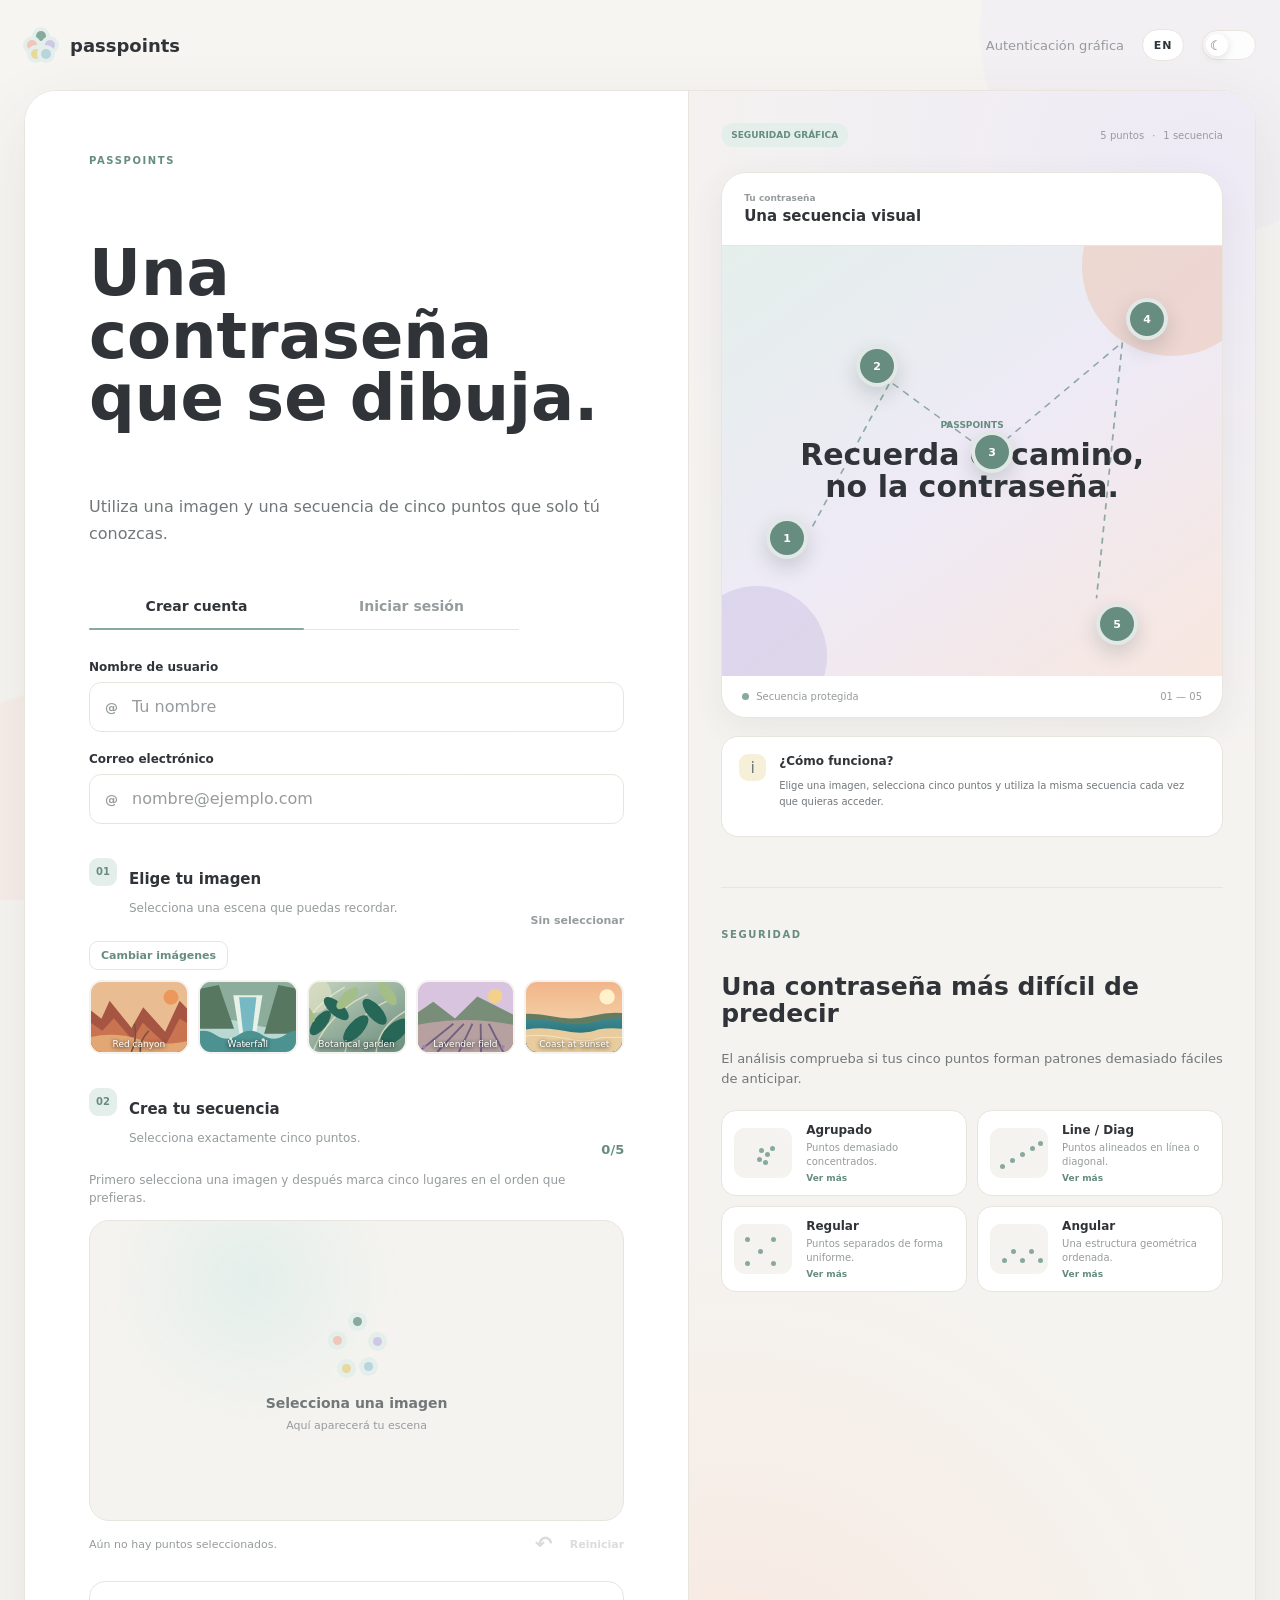
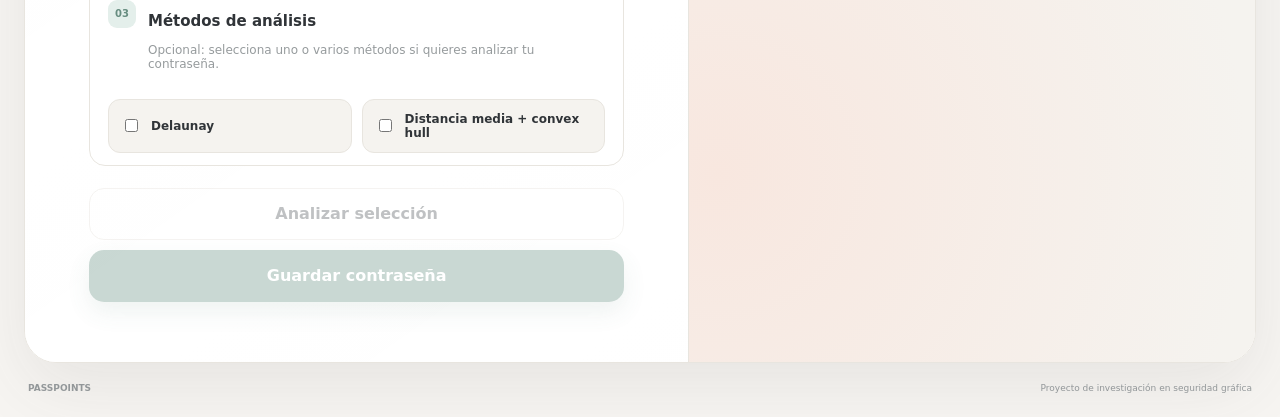
<file: frontend/index.html>
<!doctype html>
<html lang="en">
  <head>
    <meta charset="UTF-8" />
    <meta name="viewport" content="width=device-width, initial-scale=1.0" />
    <meta name="theme-color" content="#f7f5f2" />
    <meta
      name="description"
      content="Passpoints, secure graphical authentication."
    />
    <title>Passpoints | Secure graphical authentication</title>
    <link rel="stylesheet" href="css/style.css" />
    <link rel="stylesheet" href="css/auth.css?v=12" />
    <link rel="stylesheet" href="css/home.css" />
    <link rel="stylesheet" href="css/account.css" />
  </head>
  <body>
    <div class="page-background" aria-hidden="true">
      <span class="background-shape shape-one"></span>
      <span class="background-shape shape-two"></span>
      <span class="background-shape shape-three"></span>
    </div>

    <div class="app-shell">
      <header class="site-header">
        <a href="#auth-view" class="brand" aria-label="Passpoints, home">
          <span class="brand-symbol" aria-hidden="true"
            ><i></i><i></i><i></i><i></i><i></i
          ></span>
          <span class="brand-name">passpoints</span>
        </a>
        <div class="header-actions">
          <span class="header-description" data-i18n="headerSubtitle">
            Secure graphical authentication
          </span>
          <button
            id="language-toggle"
            class="language-toggle"
            type="button"
            aria-label="Switch language"
            title="Cambiar idioma"
          >
            ES
          </button>
          <input
            id="theme-switch"
            class="theme-switch"
            type="checkbox"
            aria-label="Use dark mode"
          />
          <label
            id="theme-toggle"
            class="theme-toggle"
            for="theme-switch"
            title="Change theme"
            aria-label="Switch to dark mode"
          >
            <span class="theme-icon" aria-hidden="true">☾</span>
          </label>
        </div>
      </header>

      <main id="app" aria-live="polite">
        <section
          id="auth-view"
          class="auth-view"
          aria-label="Authentication"
          data-view="auth"
        ></section>
        <section
          id="home-view"
          class="home-view"
          aria-label="Home"
          data-view="home"
          hidden
        ></section>
      </main>

      <footer class="site-footer">
        <span>PASSPOINTS</span>
        <span data-i18n="footerSubtitle"
          >Project for secure graphical authentication</span
        >
      </footer>
    </div>

    <script src="js/api.js?v=11"></script>
    <script src="js/image-selector.js?v=11"></script>
    <script src="js/point-selector.js?v=12"></script>
    <script src="js/auth.js?v=12"></script>
    <script src="js/home.js?v=10"></script>
    <script src="js/account.js?v=10"></script>
    <script src="js/app.js?v=13"></script>
  </body>
</html>
</file>
<file: frontend/css/style.css>
* {
  box-sizing: border-box;
}
html {
  scroll-behavior: smooth;
}
body {
  min-height: 100vh;
  margin: 0;
  overflow-x: hidden;
  background: var(--bg);
  color: var(--text);
  font-family:
    Inter,
    ui-sans-serif,
    system-ui,
    -apple-system,
    BlinkMacSystemFont,
    "Segoe UI",
    sans-serif;
  transition:
    background-color 0.3s ease,
    color 0.3s ease;
}
button,
input {
  font: inherit;
}
button {
  border: 0;
}
button:focus-visible,
input:focus-visible,
a:focus-visible,
label:focus-visible {
  outline: 3px solid color-mix(in srgb, var(--primary) 45%, transparent);
  outline-offset: 3px;
}
:root {
  color-scheme: light;
  --bg: #f7f5f2;
  --surface: rgba(255, 255, 255, 0.82);
  --surface-solid: #fff;
  --surface-soft: #f5f3ef;
  --text: #303438;
  --text-soft: #72777a;
  --text-muted: #969b9d;
  --line: #e8e5df;
  --primary: #88a99e;
  --primary-dark: #678d80;
  --primary-soft: #e4efeb;
  --peach: #efc6b7;
  --peach-soft: #f8e7df;
  --lavender: #cfc7e6;
  --lavender-soft: #eeeaf6;
  --yellow: #e7d89d;
  --yellow-soft: #f6f0d8;
  --blue: #b8d4dd;
  --blue-soft: #e6f0f3;
  --danger: #c97878;
  --danger-soft: #f8e4e4;
  --shadow: 0 24px 70px rgba(71, 69, 64, 0.09);
  --shadow-soft: 0 10px 35px rgba(71, 69, 64, 0.07);
  --radius-xl: 32px;
  --radius-lg: 24px;
  --radius-md: 17px;
  --radius-sm: 12px;
}
:root[data-theme="dark"] {
  color-scheme: dark;
  --bg: #1b1d1f;
  --surface: rgba(39, 42, 44, 0.9);
  --surface-solid: #282b2d;
  --surface-soft: #232628;
  --text: #f1f0ec;
  --text-soft: #b6b9b8;
  --text-muted: #858b8a;
  --line: #3b3e40;
  --primary: #91b9ab;
  --primary-dark: #a9c9bf;
  --primary-soft: #30413c;
  --peach: #d9a895;
  --peach-soft: #46332e;
  --lavender: #bcb2d9;
  --lavender-soft: #39344a;
  --yellow: #d7c889;
  --yellow-soft: #423e2d;
  --blue: #9fc5d0;
  --blue-soft: #2d3b40;
  --danger: #dc9191;
  --danger-soft: #4a3030;
  --shadow: 0 25px 70px rgba(0, 0, 0, 0.3);
  --shadow-soft: 0 12px 35px rgba(0, 0, 0, 0.22);
}
.page-background {
  position: fixed;
  inset: 0;
  overflow: hidden;
  pointer-events: none;
  z-index: -1;
}
.background-shape {
  position: absolute;
  display: block;
  border-radius: 50%;
  opacity: 0.48;
  filter: blur(1px);
  animation: floatShape 14s ease-in-out infinite;
}
.shape-one {
  width: 420px;
  height: 420px;
  top: -180px;
  right: -120px;
  background: var(--lavender-soft);
}
.shape-two {
  width: 330px;
  height: 330px;
  bottom: -120px;
  left: -100px;
  background: var(--peach-soft);
  animation-delay: -5s;
}
.shape-three {
  width: 220px;
  height: 220px;
  top: 48%;
  right: 32%;
  background: var(--primary-soft);
  animation-delay: -9s;
}
@keyframes floatShape {
  0%,
  100% {
    transform: translate3d(0, 0, 0) scale(1);
  }
  50% {
    transform: translate3d(20px, -18px, 0) scale(1.04);
  }
}
.app-shell {
  width: min(1420px, calc(100% - 48px));
  margin: 0 auto;
  padding: 28px 0 24px;
}
.site-header {
  display: flex;
  align-items: center;
  justify-content: space-between;
  gap: 24px;
  margin-bottom: 28px;
}
.brand {
  display: inline-flex;
  align-items: center;
  gap: 12px;
  color: var(--text);
  text-decoration: none;
}
.brand-symbol {
  position: relative;
  width: 34px;
  height: 34px;
  display: block;
}
.brand-symbol i {
  position: absolute;
  width: 10px;
  height: 10px;
  border-radius: 50%;
  background: var(--primary);
  box-shadow: 0 0 0 4px var(--primary-soft);
}
.brand-symbol i:nth-child(1) {
  top: 3px;
  left: 12px;
}
.brand-symbol i:nth-child(2) {
  top: 12px;
  left: 3px;
  background: var(--peach);
}
.brand-symbol i:nth-child(3) {
  top: 12px;
  right: 3px;
  background: var(--lavender);
}
.brand-symbol i:nth-child(4) {
  bottom: 3px;
  left: 7px;
  background: var(--yellow);
}
.brand-symbol i:nth-child(5) {
  right: 7px;
  bottom: 3px;
  background: var(--blue);
}
.brand-name {
  font-size: 18px;
  font-weight: 800;
}
.header-actions {
  display: flex;
  align-items: center;
  gap: 18px;
}
.header-description {
  color: var(--text-muted);
  font-size: 13px;
}
.language-toggle {
  min-width: 42px;
  height: 32px;
  padding: 0 10px;
  border: 1px solid var(--line);
  border-radius: 999px;
  background: var(--surface-solid);
  color: var(--text);
  font-size: 11px;
  font-weight: 800;
  letter-spacing: 0.08em;
  cursor: pointer;
}
.theme-switch {
  position: absolute;
  width: 1px;
  height: 1px;
  opacity: 0;
}
.theme-toggle {
  position: relative;
  width: 54px;
  height: 30px;
  display: flex;
  align-items: center;
  justify-content: space-between;
  padding: 4px 7px;
  border: 1px solid var(--line);
  border-radius: 999px;
  background: var(--surface);
  color: var(--text-soft);
  cursor: pointer;
}
.theme-toggle::after {
  content: "";
  position: absolute;
  top: 3px;
  left: 3px;
  width: 22px;
  height: 22px;
  border-radius: 50%;
  background: var(--surface-solid);
  box-shadow: 0 2px 8px rgba(0, 0, 0, 0.12);
  transition: transform 0.3s ease;
}
:root[data-theme="dark"] .theme-toggle::after {
  transform: translateX(24px);
}
.theme-icon {
  position: relative;
  z-index: 1;
  font-size: 13px;
}
.site-footer {
  display: flex;
  justify-content: space-between;
  padding: 20px 4px 0;
  color: var(--text-muted);
  font-size: 9px;
}
.site-footer span:first-child {
  font-weight: 800;
}
[hidden] {
  display: none !important;
}
@media (max-width: 760px) {
  .app-shell {
    width: min(calc(100% - 24px), 700px);
    padding-top: 15px;
  }
  .site-header {
    margin-bottom: 15px;
  }
  .header-description {
    display: none;
  }
}
@media (max-width: 480px) {
  .app-shell {
    width: calc(100% - 16px);
  }
  .brand-name {
    font-size: 16px;
  }
  .site-footer {
    align-items: flex-start;
    flex-direction: column;
    gap: 6px;
  }
}
@media (prefers-reduced-motion: reduce) {
  *,
  *::before,
  *::after {
    scroll-behavior: auto !important;
    animation-duration: 0.01ms !important;
    animation-iteration-count: 1 !important;
    transition-duration: 0.01ms !important;
  }
}
</file>
<file: frontend/css/auth.css>
.auth-view {
  overflow: visible;
}
.auth-layout {
  display: grid;
  grid-template-columns: minmax(0, 1.08fr) minmax(400px, 0.92fr);
  overflow: hidden;
  border: 1px solid var(--line);
  border-radius: var(--radius-xl);
  background: var(--surface);
  box-shadow: var(--shadow);
  backdrop-filter: blur(20px);
}
.auth-panel {
  padding: 58px clamp(28px, 5vw, 76px) 60px;
  background: linear-gradient(145deg, var(--surface-solid), var(--surface));
  border-right: 1px solid var(--line);
}
.auth-heading {
  max-width: 610px;
}
.welcome-label,
.small-label {
  display: inline-block;
  margin-bottom: 12px;
  color: var(--primary-dark);
  font-size: 10px;
  font-weight: 800;
  letter-spacing: 0.16em;
}
.auth-heading h1 {
  max-width: 570px;
  color: var(--text);
  font-size: clamp(42px, 5vw, 68px);
  font-weight: 700;
  line-height: 0.98;
}
.auth-heading p {
  max-width: 520px;
  margin-top: 20px;
  color: var(--text-soft);
  font-size: 16px;
  line-height: 1.65;
}
.auth-tabs {
  position: relative;
  display: grid;
  grid-template-columns: 1fr 1fr;
  max-width: 430px;
  margin: 38px 0 30px;
  border-bottom: 1px solid var(--line);
}
.auth-tab {
  padding: 13px 10px 15px;
  background: transparent;
  color: var(--text-muted);
  font-size: 14px;
  font-weight: 700;
  cursor: pointer;
}
.auth-tab.is-active {
  color: var(--text);
}
.tab-indicator {
  position: absolute;
  bottom: -1px;
  left: 0;
  width: 50%;
  height: 2px;
  border-radius: 999px;
  background: var(--primary);
  transition: transform 0.3s ease;
}
.auth-tab:nth-child(2).is-active ~ .tab-indicator {
  transform: translateX(100%);
}
.auth-form {
  max-width: 600px;
}
.form-group {
  margin-bottom: 20px;
}
.form-label {
  display: block;
  margin-bottom: 8px;
  color: var(--text);
  font-size: 12px;
  font-weight: 700;
}
.input-wrapper {
  position: relative;
}
.input-icon {
  position: absolute;
  top: 50%;
  left: 16px;
  transform: translateY(-50%);
  color: var(--text-muted);
  font-size: 13px;
  font-weight: 700;
  pointer-events: none;
}
.input-wrapper input {
  width: 100%;
  height: 50px;
  padding: 0 17px 0 42px;
  border: 1px solid var(--line);
  border-radius: var(--radius-sm);
  background: var(--surface-solid);
  color: var(--text);
}
.input-wrapper input::placeholder {
  color: var(--text-muted);
}
.analysis-feedback-summary {
  margin: 0;
  font-weight: 700;
}
.analysis-pattern-list {
  display: grid;
  gap: 12px;
  margin: 12px 0 0;
  padding-left: 20px;
}
.analysis-pattern-list li p {
  margin: 4px 0 0;
}
.analysis-pattern-recommendation {
  font-weight: 650;
}
.analysis-pattern-list li small {
  display: block;
  margin-top: 5px;
  opacity: 0.8;
}
.input-wrapper input:focus {
  border-color: var(--primary);
  box-shadow: 0 0 0 4px var(--primary-soft);
}
.selection-section {
  margin-top: 34px;
}
.section-header {
  display: flex;
  align-items: flex-end;
  justify-content: space-between;
  gap: 20px;
  margin-bottom: 14px;
}
.section-header > div:first-child {
  display: flex;
  align-items: flex-start;
  gap: 12px;
}
.section-number {
  display: grid;
  place-items: center;
  width: 28px;
  height: 28px;
  flex: 0 0 28px;
  border-radius: 9px;
  background: var(--primary-soft);
  color: var(--primary-dark);
  font-size: 10px;
  font-weight: 800;
}
.section-header h2 {
  color: var(--text);
  font-size: 15px;
  font-weight: 750;
}
.section-header p,
.selection-hint {
  margin-top: 4px;
  color: var(--text-muted);
  font-size: 12px;
}
.section-status,
.point-counter {
  color: var(--text-muted);
  font-size: 11px;
  font-weight: 700;
}
.point-counter strong {
  color: var(--primary-dark);
  font-size: 13px;
}
.selection-hint {
  margin: 0 0 13px;
  line-height: 1.5;
}
.password-stage-status {
  margin: 0 0 13px;
  color: var(--primary-dark);
  font-size: 12px;
  font-weight: 750;
}
.refresh-images-button {
  margin: 0 0 10px auto;
  padding: 7px 11px;
  border: 1px solid var(--line);
  border-radius: 9px;
  background: var(--surface);
  color: var(--primary-dark);
  font-size: 11px;
  font-weight: 700;
  cursor: pointer;
}
.refresh-images-button:disabled {
  cursor: not-allowed;
  opacity: 0.55;
}
.image-options {
  display: grid;
  grid-template-columns: repeat(5, minmax(0, 1fr));
  gap: 9px;
}
.image-options[data-mode="login"] {
  grid-template-columns: repeat(3, minmax(0, 1fr));
}
.image-options .image-option {
  position: relative;
  min-width: 0;
  aspect-ratio: 1.35;
  overflow: hidden;
  padding: 0;
  border: 2px solid transparent;
  border-radius: 13px;
  background: var(--surface-soft);
  cursor: pointer;
}
.image-option.is-selected {
  border-color: var(--primary);
  box-shadow: 0 0 0 3px var(--primary-soft);
}
.image-options img {
  display: block;
  width: 100%;
  height: 100%;
  object-fit: cover;
}
.image-options .image-option span {
  position: absolute;
  right: 3px;
  bottom: 3px;
  left: 3px;
  color: #fff;
  font-size: 9px;
  text-shadow: 0 1px 4px #000;
}
.image-stage {
  position: relative;
  width: 100%;
  aspect-ratio: 16 / 9;
  min-height: 300px;
  overflow: hidden;
  border: 1px solid var(--line);
  border-radius: 20px;
  background: var(--surface-soft);
}
.image-stage.is-empty {
  display: flex;
  align-items: center;
  justify-content: center;
  background:
    radial-gradient(circle at 30% 20%, var(--primary-soft), transparent 34%),
    var(--surface-soft);
}
.stage-empty {
  display: flex;
  align-items: center;
  justify-content: center;
  flex-direction: column;
  gap: 8px;
  color: var(--text-muted);
  text-align: center;
}
.stage-empty strong {
  color: var(--text-soft);
  font-size: 14px;
}
.stage-empty > span:last-child {
  font-size: 11px;
}
.empty-illustration {
  position: relative;
  width: 70px;
  height: 70px;
  margin-bottom: 8px;
}
.empty-illustration i {
  position: absolute;
  width: 9px;
  height: 9px;
  border-radius: 50%;
  background: var(--primary);
  box-shadow: 0 0 0 5px var(--primary-soft);
}
.empty-illustration i:nth-child(1) {
  top: 8px;
  left: 31px;
}
.empty-illustration i:nth-child(2) {
  top: 27px;
  left: 11px;
  background: var(--peach);
}
.empty-illustration i:nth-child(3) {
  top: 28px;
  right: 10px;
  background: var(--lavender);
}
.empty-illustration i:nth-child(4) {
  bottom: 6px;
  left: 20px;
  background: var(--yellow);
}
.empty-illustration i:nth-child(5) {
  right: 19px;
  bottom: 8px;
  background: var(--blue);
}
.image-frame {
  position: absolute;
  inset: 0;
}
.image-frame img {
  display: block;
  width: 100%;
  height: 100%;
  object-fit: cover;
  user-select: none;
}
.points-layer {
  position: absolute;
  inset: 0;
  pointer-events: none;
}
.point-marker {
  position: absolute;
  display: grid;
  place-items: center;
  width: 26px;
  height: 26px;
  padding: 0;
  transform: translate(-50%, -50%);
  border: 3px solid #fff;
  border-radius: 50%;
  background: var(--primary);
  color: #fff;
  font-size: 10px;
  font-weight: 800;
  box-shadow: 0 5px 14px rgba(0, 0, 0, 0.22);
  pointer-events: auto;
  touch-action: none;
  cursor: grab;
  user-select: none;
}
.point-marker:active {
  cursor: grabbing;
}
.point-actions {
  display: flex;
  align-items: center;
  justify-content: space-between;
  gap: 16px;
  margin-top: 10px;
}
.point-action-buttons {
  display: flex;
  align-items: center;
  gap: 12px;
}
.point-feedback {
  color: var(--text-muted);
  font-size: 11px;
}
.reset-button,
.undo-button {
  padding: 5px 0;
  background: transparent;
  color: var(--text-muted);
  font-size: 11px;
  font-weight: 700;
  cursor: pointer;
}
.undo-button {
  display: grid;
  place-items: center;
  width: 28px;
  height: 28px;
  padding: 0;
}
.undo-button span {
  font-size: 21px;
  line-height: 1;
}
.reset-button:disabled,
.undo-button:disabled {
  opacity: 0.35;
  cursor: not-allowed;
}
.feedback {
  margin-top: 14px;
  padding: 12px 14px;
  border-radius: 12px;
  font-size: 12px;
  line-height: 1.5;
}
.feedback-analysis,
.feedback.is-success {
  background: var(--primary-soft);
  color: var(--primary-dark);
}
.feedback.is-warning,
.feedback-error {
  background: var(--danger-soft);
  color: var(--danger);
}
.feedback.is-pending {
  background: var(--blue-soft);
  color: var(--text-soft);
}
.analysis-method-selector {
  margin-top: 22px;
  padding: 18px 18px 12px;
  border: 1px solid var(--line);
  border-radius: 16px;
  background: var(--surface-solid);
}
.method-header {
  margin-bottom: 0;
}
.method-header h2 {
  font-size: 15px;
}
.method-header p {
  margin-top: 6px;
}
.method-options {
  display: grid;
  grid-template-columns: repeat(2, minmax(0, 1fr));
  gap: 10px;
  margin-top: 16px;
}
.method-option {
  display: flex;
  align-items: center;
  gap: 10px;
  min-height: 46px;
  padding: 12px 12px;
  border: 1px solid var(--line);
  border-radius: 12px;
  background: var(--surface-soft);
  color: var(--text);
  font-size: 12px;
  font-weight: 700;
  cursor: pointer;
}
.method-option input {
  accent-color: var(--primary);
}
.analyze-button,
.submit-button {
  position: relative;
  width: 100%;
  min-height: 52px;
  display: flex;
  align-items: center;
  justify-content: center;
  border-radius: 15px;
  font-weight: 750;
  cursor: pointer;
}
.analyze-button {
  margin-top: 22px;
  border: 1px solid var(--line);
  background: var(--surface-solid);
  color: var(--text-soft);
}
.submit-button {
  margin-top: 10px;
  background: var(--primary);
  color: #fff;
  box-shadow: 0 10px 25px rgba(111, 148, 136, 0.25);
}
.restart-password-button {
  width: 100%;
  min-height: 44px;
  margin-top: 10px;
  border: 1px solid var(--line);
  border-radius: 12px;
  background: var(--surface-solid);
  color: var(--primary-dark);
  font-weight: 700;
  cursor: pointer;
}
.analyze-button:disabled,
.submit-button:disabled {
  opacity: 0.45;
  cursor: not-allowed;
}
.submit-arrow {
  position: absolute;
  right: 18px;
  font-size: 20px;
}
.spinner {
  width: 16px;
  height: 16px;
  margin-left: 8px;
  border: 2px solid rgba(255, 255, 255, 0.35);
  border-top-color: currentColor;
  border-radius: 50%;
  animation: spin 0.7s linear infinite;
}
@keyframes spin {
  to {
    transform: rotate(360deg);
  }
}
.education {
  margin-top: 50px;
  padding-top: 35px;
  border-top: 1px solid var(--line);
}
.education-heading {
  max-width: 650px;
}
.education-heading h2 {
  color: var(--text);
  font-size: 25px;
  line-height: 1.1;
}
.education-heading p {
  margin-top: 9px;
  color: var(--text-soft);
  font-size: 13px;
  line-height: 1.6;
}
.pattern-grid {
  display: grid;
  grid-template-columns: repeat(2, minmax(0, 1fr));
  gap: 10px;
  margin-top: 20px;
}
.pattern-card {
  width: 100%;
  min-height: 78px;
  display: flex;
  align-items: center;
  gap: 14px;
  padding: 12px;
  border: 1px solid var(--line);
  border-radius: 15px;
  background: var(--surface-solid);
  color: var(--text);
  text-align: left;
  cursor: pointer;
}
.pattern-card-content {
  display: flex;
  flex-direction: column;
  gap: 4px;
  min-width: 0;
}
.pattern-card-content strong {
  color: var(--text);
  font-size: 12px;
}
.pattern-card-content > span {
  color: var(--text-muted);
  font-size: 10px;
  line-height: 1.4;
}
.pattern-card-content small {
  color: var(--primary-dark);
  font-size: 9px;
  font-weight: 700;
}
.pattern-visual {
  position: relative;
  width: 58px;
  height: 50px;
  flex: 0 0 58px;
  border-radius: 11px;
  background: var(--surface-soft);
}
.pattern-visual i {
  position: absolute;
  width: 5px;
  height: 5px;
  border-radius: 50%;
  background: var(--primary);
}
.pattern-cluster i:nth-child(1) {
  left: 25px;
  top: 20px;
}
.pattern-cluster i:nth-child(2) {
  left: 31px;
  top: 24px;
}
.pattern-cluster i:nth-child(3) {
  left: 23px;
  top: 29px;
}
.pattern-cluster i:nth-child(4) {
  left: 36px;
  top: 18px;
}
.pattern-cluster i:nth-child(5) {
  left: 29px;
  top: 32px;
}
.pattern-line i:nth-child(1) {
  left: 10px;
  top: 36px;
}
.pattern-line i:nth-child(2) {
  left: 20px;
  top: 30px;
}
.pattern-line i:nth-child(3) {
  left: 30px;
  top: 24px;
}
.pattern-line i:nth-child(4) {
  left: 40px;
  top: 18px;
}
.pattern-line i:nth-child(5) {
  left: 48px;
  top: 13px;
}
.pattern-regular i:nth-child(1) {
  left: 11px;
  top: 13px;
}
.pattern-regular i:nth-child(2) {
  left: 37px;
  top: 13px;
}
.pattern-regular i:nth-child(3) {
  left: 24px;
  top: 25px;
}
.pattern-regular i:nth-child(4) {
  left: 11px;
  top: 37px;
}
.pattern-regular i:nth-child(5) {
  left: 37px;
  top: 37px;
}
.pattern-angular i:nth-child(1) {
  left: 12px;
  top: 34px;
}
.pattern-angular i:nth-child(2) {
  left: 21px;
  top: 25px;
}
.pattern-angular i:nth-child(3) {
  left: 30px;
  top: 34px;
}
.pattern-angular i:nth-child(4) {
  left: 39px;
  top: 25px;
}
.pattern-angular i:nth-child(5) {
  left: 48px;
  top: 34px;
}
.visual-panel {
  display: flex;
  flex-direction: column;
  padding: 32px;
  background:
    radial-gradient(circle at 90% 5%, var(--lavender-soft), transparent 32%),
    radial-gradient(circle at 5% 90%, var(--peach-soft), transparent 30%),
    var(--surface-soft);
}
.visual-top,
.visual-card-header,
.visual-card-footer {
  display: flex;
  align-items: center;
  justify-content: space-between;
  gap: 15px;
}
.visual-badge {
  padding: 7px 10px;
  border-radius: 999px;
  background: var(--primary-soft);
  color: var(--primary-dark);
  font-size: 9px;
  font-weight: 800;
}
.visual-theme-text {
  display: flex;
  gap: 8px;
  color: var(--text-muted);
  font-size: 10px;
}
.visual-theme-text span + span::before {
  content: "·";
  margin-right: 8px;
}
.visual-card {
  margin-top: 25px;
  overflow: hidden;
  border: 1px solid var(--line);
  border-radius: 25px;
  background: var(--surface-solid);
  box-shadow: var(--shadow-soft);
}
.visual-card-header {
  padding: 20px 22px;
  border-bottom: 1px solid var(--line);
}
.visual-card-header > div {
  display: flex;
  flex-direction: column;
  gap: 4px;
}
.visual-card-header span:first-child {
  color: var(--text-muted);
  font-size: 9px;
  font-weight: 800;
}
.visual-card-header strong {
  color: var(--text);
  font-size: 15px;
}
.visual-canvas {
  position: relative;
  min-height: 430px;
  overflow: hidden;
  background: linear-gradient(
    145deg,
    var(--primary-soft),
    var(--lavender-soft) 50%,
    var(--peach-soft)
  );
}
.canvas-decoration {
  position: absolute;
  border-radius: 50%;
  opacity: 0.55;
}
.decoration-one {
  width: 180px;
  height: 180px;
  top: -70px;
  right: -40px;
  background: var(--peach);
}
.decoration-two {
  width: 140px;
  height: 140px;
  bottom: -50px;
  left: -35px;
  background: var(--lavender);
}
.connection-line {
  position: absolute;
  inset: 35px;
  width: calc(100% - 70px);
  height: calc(100% - 70px);
  overflow: visible;
}
.connection-line path {
  fill: none;
  stroke: var(--primary-dark);
  stroke-width: 2;
  stroke-linecap: round;
  stroke-dasharray: 7 9;
  opacity: 0.7;
}
.visual-point {
  position: absolute;
  z-index: 2;
  width: 42px;
  height: 42px;
  display: grid;
  place-items: center;
  transform: translate(-50%, -50%);
  border: 4px solid rgba(255, 255, 255, 0.8);
  border-radius: 50%;
  background: var(--primary-dark);
  color: #fff;
  box-shadow: 0 8px 20px rgba(55, 74, 68, 0.2);
  cursor: grab;
  touch-action: none;
  user-select: none;
  animation: visualFloat 4s ease-in-out infinite;
}
@keyframes visualFloat {
  0%,
  100% {
    translate: 0 0;
  }
  50% {
    translate: 0 -5px;
  }
}
.visual-point span {
  font-size: 11px;
  font-weight: 800;
}
.point-1 {
  left: 13%;
  top: 68%;
}
.point-2 {
  left: 31%;
  top: 28%;
  animation-delay: -0.8s;
}
.point-3 {
  left: 54%;
  top: 48%;
  animation-delay: -1.5s;
}
.point-4 {
  left: 85%;
  top: 17%;
  animation-delay: -2.1s;
}
.point-5 {
  left: 79%;
  top: 88%;
  animation-delay: -2.8s;
}
.visual-point.is-dragging {
  animation: none;
  cursor: grabbing;
  transform: translate(-50%, -50%) scale(1.12);
}
.canvas-message {
  position: absolute;
  top: 50%;
  left: 50%;
  width: 72%;
  transform: translate(-50%, -50%);
  text-align: center;
  pointer-events: none;
}
.canvas-message span {
  display: block;
  margin-bottom: 9px;
  color: var(--primary-dark);
  font-size: 9px;
  font-weight: 800;
}
.canvas-message strong {
  color: var(--text);
  font-size: 30px;
  line-height: 1.05;
}
.visual-card-footer {
  padding: 15px 20px;
  color: var(--text-muted);
  font-size: 10px;
}
.visual-card-footer > div {
  display: flex;
  align-items: center;
  gap: 7px;
}
.footer-dot,
.status-dot {
  width: 7px;
  height: 7px;
  border-radius: 50%;
  background: var(--primary);
}
.visual-information {
  display: flex;
  gap: 13px;
  margin-top: 18px;
  padding: 17px;
  border: 1px solid var(--line);
  border-radius: 17px;
  background: var(--surface-solid);
}
.information-icon {
  width: 27px;
  height: 27px;
  display: grid;
  place-items: center;
  flex: 0 0 27px;
  border-radius: 9px;
  background: var(--yellow-soft);
  color: var(--text-soft);
}
.visual-information strong {
  display: block;
  margin-bottom: 4px;
  color: var(--text);
  font-size: 12px;
}
.visual-information p {
  color: var(--text-soft);
  font-size: 10px;
  line-height: 1.55;
}
.feature-row {
  display: grid;
  grid-template-columns: repeat(3, 1fr);
  gap: 8px;
  margin-top: auto;
  padding-top: 18px;
}
.feature-item {
  display: flex;
  flex-direction: column;
  padding: 10px 11px;
  border-radius: 13px;
  background: var(--surface-solid);
}
.feature-item > span {
  color: var(--primary-dark);
  font-size: 8px;
  font-weight: 800;
}
.feature-item strong {
  margin-top: 5px;
  color: var(--text);
  font-size: 10px;
}
.feature-item small {
  margin-top: 2px;
  color: var(--text-muted);
  font-size: 8px;
}
.pattern-modal {
  position: fixed;
  inset: 0;
  z-index: 1000;
  display: flex;
  align-items: center;
  justify-content: center;
  padding: 20px;
  opacity: 0;
  visibility: hidden;
  pointer-events: none;
  transition:
    opacity 0.25s ease,
    visibility 0.25s ease;
}
.pattern-modal.is-open {
  opacity: 1;
  visibility: visible;
  pointer-events: auto;
}
.pattern-modal-backdrop {
  position: absolute;
  inset: 0;
  background: rgba(25, 28, 28, 0.4);
  backdrop-filter: blur(8px);
}
.pattern-modal-card {
  position: relative;
  z-index: 1;
  width: min(420px, 100%);
  padding: 30px;
  border: 1px solid var(--line);
  border-radius: 24px;
  background: var(--surface-solid);
  box-shadow: var(--shadow);
}
.pattern-modal-close {
  position: absolute;
  top: 14px;
  right: 14px;
  width: 30px;
  height: 30px;
  border-radius: 50%;
  background: var(--surface-soft);
  color: var(--text-muted);
  font-size: 20px;
  cursor: pointer;
}
.modal-pattern-visual {
  position: relative;
  height: 150px;
  margin-bottom: 24px;
  border-radius: 18px;
  background: var(--primary-soft);
}
.modal-pattern-point {
  position: absolute;
  z-index: 2;
  width: 14px;
  height: 14px;
  border: 3px solid var(--surface-solid);
  border-radius: 50%;
  background: var(--primary-dark);
}
.pattern-modal-card h2 {
  color: var(--text);
  font-size: 25px;
}
.pattern-modal-card > p {
  margin-top: 12px;
  color: var(--text-soft);
  font-size: 13px;
  line-height: 1.65;
}
.pattern-modal-tip {
  display: flex;
  flex-direction: column;
  gap: 5px;
  margin-top: 20px;
  padding: 13px 15px;
  border-radius: 13px;
  background: var(--primary-soft);
}
.pattern-modal-tip span {
  color: var(--primary-dark);
  font-size: 9px;
  font-weight: 800;
}
.pattern-modal-tip strong {
  color: var(--text);
  font-size: 11px;
  line-height: 1.5;
}
.confirmation-modal {
  position: fixed;
  inset: 0;
  z-index: 1001;
  display: flex;
  align-items: center;
  justify-content: center;
  padding: 20px;
  opacity: 0;
  visibility: hidden;
  pointer-events: none;
  transition:
    opacity 0.25s ease,
    visibility 0.25s ease;
}
.confirmation-modal.is-open {
  opacity: 1;
  visibility: visible;
  pointer-events: auto;
}
.confirmation-modal-backdrop {
  position: absolute;
  inset: 0;
  background: rgba(25, 28, 28, 0.4);
  backdrop-filter: blur(8px);
}
.confirmation-modal-card {
  position: relative;
  z-index: 1;
  width: min(420px, 100%);
  padding: 30px;
  border: 1px solid var(--line);
  border-radius: 24px;
  background: var(--surface-solid);
  box-shadow: var(--shadow);
}
.confirmation-modal-card h2 {
  color: var(--text);
  font-size: 25px;
}
.confirmation-modal-card p {
  margin-top: 12px;
  color: var(--text-soft);
  font-size: 13px;
  line-height: 1.65;
}
.confirmation-modal-button {
  margin-top: 20px;
  padding: 11px 18px;
  border-radius: 999px;
  background: var(--primary);
  color: #fff;
  font-size: 12px;
  font-weight: 700;
  cursor: pointer;
}
@media (max-width: 1120px) {
  .auth-layout {
    grid-template-columns: 1fr;
  }
  .auth-panel {
    border-right: 0;
    border-bottom: 1px solid var(--line);
  }
  .visual-panel {
    min-height: 650px;
  }
  .feature-row {
    margin-top: 20px;
  }
}
@media (max-width: 760px) {
  .auth-panel {
    padding: 35px 22px 45px;
  }
  .auth-heading h1 {
    font-size: 42px;
  }
  .auth-heading p {
    font-size: 14px;
  }
  .auth-tabs {
    margin-top: 28px;
  }
  .image-options {
    grid-template-columns: repeat(3, minmax(0, 1fr));
  }
  .image-stage {
    min-height: 260px;
  }
  .pattern-grid {
    grid-template-columns: 1fr;
  }
  .visual-panel {
    padding: 22px;
    min-height: auto;
  }
  .visual-canvas {
    min-height: 360px;
  }
}
@media (max-width: 480px) {
  .auth-panel {
    padding: 28px 17px 38px;
  }
  .auth-heading h1 {
    font-size: 37px;
  }
  .section-header {
    align-items: flex-start;
  }
  .section-status {
    display: none;
  }
  .image-options {
    grid-template-columns: repeat(2, minmax(0, 1fr));
  }
  .point-actions {
    align-items: flex-start;
    flex-direction: column;
  }
  .visual-panel {
    padding: 17px;
  }
  .visual-top {
    align-items: flex-start;
    flex-direction: column;
  }
  .visual-canvas {
    min-height: 300px;
  }
  .feature-row {
    grid-template-columns: 1fr;
  }
  .pattern-modal-card {
    padding: 24px;
  }
}
</file>
<file: frontend/css/home.css>
.home-view {
  min-height: 70vh;
}
.home-topbar {
  display: flex;
  align-items: flex-end;
  justify-content: space-between;
  gap: 28px;
  margin: 22px 0 30px;
}
.home-topbar h1 {
  max-width: 760px;
  color: var(--text);
  font-size: clamp(36px, 4vw, 54px);
  line-height: 1.02;
}
.home-topbar p {
  margin-top: 12px;
  color: var(--text-soft);
  font-size: 15px;
}
.home-layout {
  display: grid;
  grid-template-columns: minmax(0, 1fr) 300px;
  align-items: start;
  gap: 24px;
}
.home-feed {
  min-width: 0;
}
.credential-panel {
  display: grid;
  grid-template-columns: minmax(240px, 0.78fr) minmax(280px, 1.22fr);
  overflow: hidden;
  border: 1px solid var(--line);
  border-radius: var(--radius-lg);
  background: var(--surface);
  box-shadow: var(--shadow-soft);
}
.credential-copy {
  padding: 28px;
}
.credential-copy h2 {
  margin: 2px 0 8px;
  color: var(--text);
  font-size: 24px;
}
.credential-copy > p {
  color: var(--text-soft);
  font-size: 13px;
  line-height: 1.55;
}
.credential-state {
  display: flex;
  align-items: center;
  gap: 9px;
  margin-top: 20px;
  color: var(--primary-dark);
  font-size: 12px;
}
.credential-state .status-dot {
  width: 9px;
  height: 9px;
}
.credential-sequence {
  margin-top: 27px;
}
.sequence-preview {
  display: flex;
  gap: 8px;
  margin-top: 9px;
}
.sequence-point {
  width: 34px;
  height: 34px;
  display: grid;
  place-items: center;
  border-radius: 10px;
  background: var(--primary-soft);
  color: var(--primary-dark);
  font-size: 11px;
  font-weight: 800;
}
.text-action {
  margin-top: 24px;
  padding: 0;
  background: transparent;
  color: var(--primary-dark);
  font-size: 12px;
  font-weight: 750;
  cursor: pointer;
}
.text-action span {
  margin-left: 5px;
}
.credential-image {
  position: relative;
  min-height: 320px;
  overflow: hidden;
  background: var(--surface-soft);
}
.credential-image img {
  display: block;
  width: 100%;
  height: 100%;
  min-height: 320px;
  object-fit: cover;
}
.home-image-points {
  position: absolute;
  inset: 0;
}
.home-point-marker {
  position: absolute;
  display: grid;
  place-items: center;
  width: 26px;
  height: 26px;
  transform: translate(-50%, -50%);
  border: 3px solid #fff;
  border-radius: 50%;
  background: var(--primary-dark);
  color: #fff;
  font-size: 10px;
  font-weight: 800;
  box-shadow: 0 4px 12px rgba(0, 0, 0, 0.2);
}
.repetition-panel {
  margin-top: 24px;
  padding: 26px;
  border: 1px solid var(--line);
  border-radius: var(--radius-lg);
  background: var(--surface);
  box-shadow: var(--shadow-soft);
}
.repetition-panel .feed-heading {
  margin-bottom: 18px;
}
.repetition-panel .feed-heading h2 {
  margin-top: 2px;
}
.repetition-panel .feed-heading p {
  max-width: 690px;
  margin-top: 8px;
  color: var(--text-soft);
  font-size: 12px;
  line-height: 1.55;
}
.repetition-history-status {
  padding: 16px;
  border-radius: var(--radius-sm);
  background: var(--surface-soft);
  color: var(--text-soft);
  font-size: 12px;
  line-height: 1.6;
}
.repetition-stats {
  display: grid;
  grid-template-columns: repeat(3, minmax(0, 1fr));
  gap: 12px;
  margin-bottom: 18px;
}
.repetition-stat {
  display: flex;
  flex-direction: column;
  gap: 7px;
  padding: 15px;
  border: 1px solid var(--line);
  border-radius: var(--radius-sm);
  background: var(--surface-solid);
}
.repetition-stat span {
  color: var(--text-muted);
  font-size: 10px;
}
.repetition-stat strong {
  color: var(--text);
  font-size: 23px;
}
.repetition-chart-scroll {
  overflow-x: auto;
  padding: 8px 0;
  border: 1px solid var(--line);
  border-radius: var(--radius-sm);
  background: var(--surface-solid);
}
.repetition-chart {
  display: block;
  width: 100%;
  min-width: 640px;
  height: 260px;
}
.chart-grid-line {
  stroke: var(--line);
  stroke-width: 1;
}
.chart-goal-line {
  stroke: var(--primary-dark);
  stroke-width: 2;
  stroke-dasharray: 7 6;
}
.chart-axis-line {
  stroke: var(--text-muted);
  stroke-width: 1;
}
.chart-streak-line {
  fill: none;
  stroke: var(--primary);
  stroke-width: 3;
  stroke-linecap: round;
  stroke-linejoin: round;
}
.chart-point-correct {
  fill: var(--primary-dark);
  stroke: var(--surface-solid);
  stroke-width: 2;
}
.chart-point-failure {
  fill: var(--danger);
  stroke: var(--surface-solid);
  stroke-width: 2;
}
.chart-axis-label {
  fill: var(--text-muted);
  font-size: 11px;
}
.chart-axis-title {
  fill: var(--text-soft);
  font-size: 11px;
  font-weight: 700;
}
.repetition-legend {
  display: flex;
  flex-wrap: wrap;
  gap: 16px;
  margin: 12px 2px 18px;
}
.repetition-legend > span {
  display: inline-flex;
  align-items: center;
  gap: 7px;
  color: var(--text-soft);
  font-size: 10px;
}
.repetition-legend i {
  width: 9px;
  height: 9px;
  display: inline-block;
  border-radius: 50%;
}
.repetition-legend .legend-correct {
  background: var(--primary-dark);
}
.repetition-legend .legend-failure {
  background: var(--danger);
}
.repetition-legend .legend-goal {
  width: 18px;
  height: 0;
  border-top: 2px dashed var(--primary-dark);
  border-radius: 0;
}
.repetition-conclusion {
  padding: 17px 19px;
  border-radius: var(--radius-sm);
  background: var(--primary-soft);
}
.repetition-conclusion .small-label {
  margin-bottom: 5px;
}
.repetition-conclusion p {
  color: var(--text);
  font-size: 12px;
  line-height: 1.65;
}
.education-feed,
.resource-section {
  margin-top: 36px;
}
.feed-heading {
  display: flex;
  align-items: flex-end;
  justify-content: space-between;
  margin-bottom: 15px;
}
.feed-heading h2 {
  color: var(--text);
  font-size: 23px;
}
.education-article {
  padding: 22px;
  border: 1px solid var(--line);
  border-radius: 16px;
  background: var(--surface);
}
.article-primary {
  background: linear-gradient(
    120deg,
    var(--primary-soft),
    var(--surface-solid) 80%
  );
}
.article-pair {
  display: grid;
  grid-template-columns: repeat(2, minmax(0, 1fr));
  gap: 14px;
  margin-top: 14px;
}
.article-peach {
  background: linear-gradient(135deg, var(--peach-soft), var(--surface-solid));
}
.article-blue {
  background: linear-gradient(135deg, var(--blue-soft), var(--surface-solid));
}
.article-index {
  color: var(--primary-dark);
  font-size: 9px;
  font-weight: 800;
}
.education-article h3 {
  margin-top: 10px;
  color: var(--text);
  font-size: 18px;
}
.education-article p {
  margin-top: 8px;
  color: var(--text-soft);
  font-size: 12px;
  line-height: 1.65;
}
.resource-list {
  border-top: 1px solid var(--line);
}
.resource-list a {
  display: grid;
  grid-template-columns: 38px minmax(0, 1fr) 20px;
  align-items: center;
  gap: 12px;
  padding: 15px 5px;
  border-bottom: 1px solid var(--line);
  color: var(--text);
  text-decoration: none;
}
.resource-list a:hover strong {
  color: var(--primary-dark);
}
.resource-number {
  color: var(--primary-dark);
  font-size: 10px;
  font-weight: 800;
}
.resource-list a > span:nth-child(2) {
  display: flex;
  flex-direction: column;
  gap: 4px;
}
.resource-list strong {
  font-size: 13px;
}
.resource-list small {
  color: var(--text-muted);
  font-size: 11px;
}
.resource-note {
  margin-top: 12px;
  color: var(--text-muted);
  font-size: 10px;
}
.home-sidebar {
  display: grid;
  gap: 14px;
}
.sidebar-section {
  padding: 20px;
  border: 1px solid var(--line);
  border-radius: 16px;
  background: var(--surface);
}
.sidebar-section .small-label {
  margin-bottom: 15px;
}
.sidebar-status {
  display: flex;
  align-items: center;
  gap: 10px;
}
.status-mark {
  width: 30px;
  height: 30px;
  display: grid;
  place-items: center;
  border-radius: 50%;
  background: var(--primary-soft);
  color: var(--primary-dark);
  font-weight: 800;
}
.sidebar-status > div {
  display: flex;
  flex-direction: column;
  gap: 3px;
}
.sidebar-status strong,
.sidebar-section > strong {
  color: var(--text);
  font-size: 12px;
}
.sidebar-status small {
  color: var(--text-muted);
  font-size: 10px;
}
.sidebar-divider {
  height: 1px;
  margin: 17px 0;
  background: var(--line);
}
.sidebar-section p {
  margin-top: 7px;
  color: var(--text-soft);
  font-size: 11px;
  line-height: 1.55;
}
.did-you-know {
  background: linear-gradient(145deg, var(--yellow-soft), var(--surface));
}
.did-you-know > p {
  color: var(--text);
  font-size: 14px;
  font-weight: 650;
}
.fact-mark {
  display: flex;
  align-items: baseline;
  gap: 8px;
  margin-top: 17px;
  color: var(--primary-dark);
  font-size: 30px;
  font-weight: 800;
}
.fact-mark span {
  color: var(--text-muted);
  font-size: 10px;
  font-weight: 500;
}
.project-info h3 {
  color: var(--text);
  font-size: 16px;
}
@media (max-width: 1000px) {
  .home-layout {
    grid-template-columns: minmax(0, 1fr) 260px;
  }
  .credential-panel {
    grid-template-columns: 1fr;
  }
  .credential-image,
  .credential-image img {
    min-height: 280px;
  }
}
@media (max-width: 760px) {
  .home-topbar {
    align-items: flex-start;
    flex-direction: column;
    margin-top: 25px;
  }
  .home-layout {
    grid-template-columns: 1fr;
  }
  .home-sidebar {
    grid-template-columns: repeat(2, minmax(0, 1fr));
  }
  .project-info {
    grid-column: 1/-1;
  }
}
@media (max-width: 520px) {
  .home-topbar h1 {
    font-size: 36px;
  }
  .credential-copy {
    padding: 22px;
  }
  .article-pair,
  .home-sidebar {
    grid-template-columns: 1fr;
  }
  .project-info {
    grid-column: auto;
  }
  .repetition-panel {
    padding: 19px;
  }
  .repetition-stats {
    grid-template-columns: 1fr;
  }
  .education-article {
    padding: 18px;
  }
}
</file>
<file: frontend/css/account.css>
.account-control {
  position: relative;
  z-index: 20;
}
.account-trigger {
  display: flex;
  align-items: center;
  gap: 10px;
  padding: 7px 10px 7px 7px;
  border: 1px solid var(--line);
  border-radius: 15px;
  background: var(--surface);
  color: var(--text);
  text-align: left;
  cursor: pointer;
  box-shadow: var(--shadow-soft);
}
.account-avatar {
  width: 38px;
  height: 38px;
  display: grid;
  place-items: center;
  flex: 0 0 38px;
  border-radius: 50%;
  background: var(--primary-soft);
  color: var(--primary-dark);
  font-size: 15px;
  font-weight: 800;
}
.account-trigger-copy {
  display: flex;
  flex-direction: column;
  gap: 3px;
}
.account-trigger-copy strong {
  max-width: 160px;
  overflow: hidden;
  color: var(--text);
  font-size: 12px;
  text-overflow: ellipsis;
  white-space: nowrap;
}
.account-trigger-copy small {
  color: var(--text-muted);
  font-size: 10px;
}
.account-panel {
  position: absolute;
  top: calc(100% + 10px);
  right: 0;
  width: min(300px, calc(100vw - 32px));
  padding: 14px;
  border: 1px solid var(--line);
  border-radius: 16px;
  background: var(--surface-solid);
  box-shadow: var(--shadow);
}
.account-identity {
  display: flex;
  align-items: center;
  gap: 10px;
  padding: 5px 5px 14px;
  border-bottom: 1px solid var(--line);
}
.account-identity > span:last-child {
  display: flex;
  min-width: 0;
  flex-direction: column;
  gap: 4px;
}
.account-identity strong {
  overflow: hidden;
  color: var(--text);
  font-size: 12px;
  text-overflow: ellipsis;
}
.account-identity small {
  overflow: hidden;
  color: var(--text-muted);
  font-size: 10px;
  text-overflow: ellipsis;
}
.account-actions {
  display: grid;
  gap: 3px;
  padding: 9px 0;
}
.account-actions button,
.account-logout {
  width: 100%;
  display: flex;
  align-items: center;
  justify-content: space-between;
  padding: 10px;
  border-radius: 9px;
  background: transparent;
  color: var(--text-soft);
  font-size: 12px;
  text-align: left;
  cursor: pointer;
}
.account-actions button:hover {
  background: var(--surface-soft);
  color: var(--text);
}
.account-actions button span {
  color: var(--text-muted);
  font-size: 10px;
}
.account-logout {
  justify-content: flex-start;
  border-top: 1px solid var(--line);
  border-radius: 0 0 8px 8px;
  color: var(--danger);
}
.account-dialog {
  position: fixed;
  inset: 0;
  z-index: 100;
  display: grid;
  place-items: center;
  padding: 20px;
}
.account-dialog-backdrop {
  position: absolute;
  inset: 0;
  background: rgba(25, 28, 28, 0.38);
  backdrop-filter: blur(5px);
}
.account-dialog-card {
  position: relative;
  width: min(460px, 100%);
  padding: 28px;
  border: 1px solid var(--line);
  border-radius: 20px;
  background: var(--surface-solid);
  box-shadow: var(--shadow);
}
.account-dialog-card h2 {
  margin: 0 0 14px;
  color: var(--text);
  font-size: 24px;
}
.account-dialog-card p {
  margin-top: 10px;
  color: var(--text-soft);
  font-size: 13px;
  line-height: 1.65;
}
.account-dialog-close {
  position: absolute;
  top: 14px;
  right: 14px;
  width: 32px;
  height: 32px;
  border-radius: 50%;
  background: var(--surface-soft);
  color: var(--text-soft);
  font-size: 20px;
  cursor: pointer;
}
.profile-details {
  margin: 0;
}
.profile-details div {
  display: grid;
  grid-template-columns: 130px minmax(0, 1fr);
  gap: 12px;
  padding: 12px 0;
  border-top: 1px solid var(--line);
}
.profile-details dt {
  color: var(--text-muted);
  font-size: 12px;
}
.profile-details dd {
  margin: 0;
  overflow-wrap: anywhere;
  color: var(--text);
  font-size: 12px;
}
@media (max-width: 760px) {
  .account-trigger-copy {
    display: none;
  }
  .account-trigger {
    padding: 6px;
  }
  .account-avatar {
    width: 36px;
    height: 36px;
    flex-basis: 36px;
  }
}
</file>
